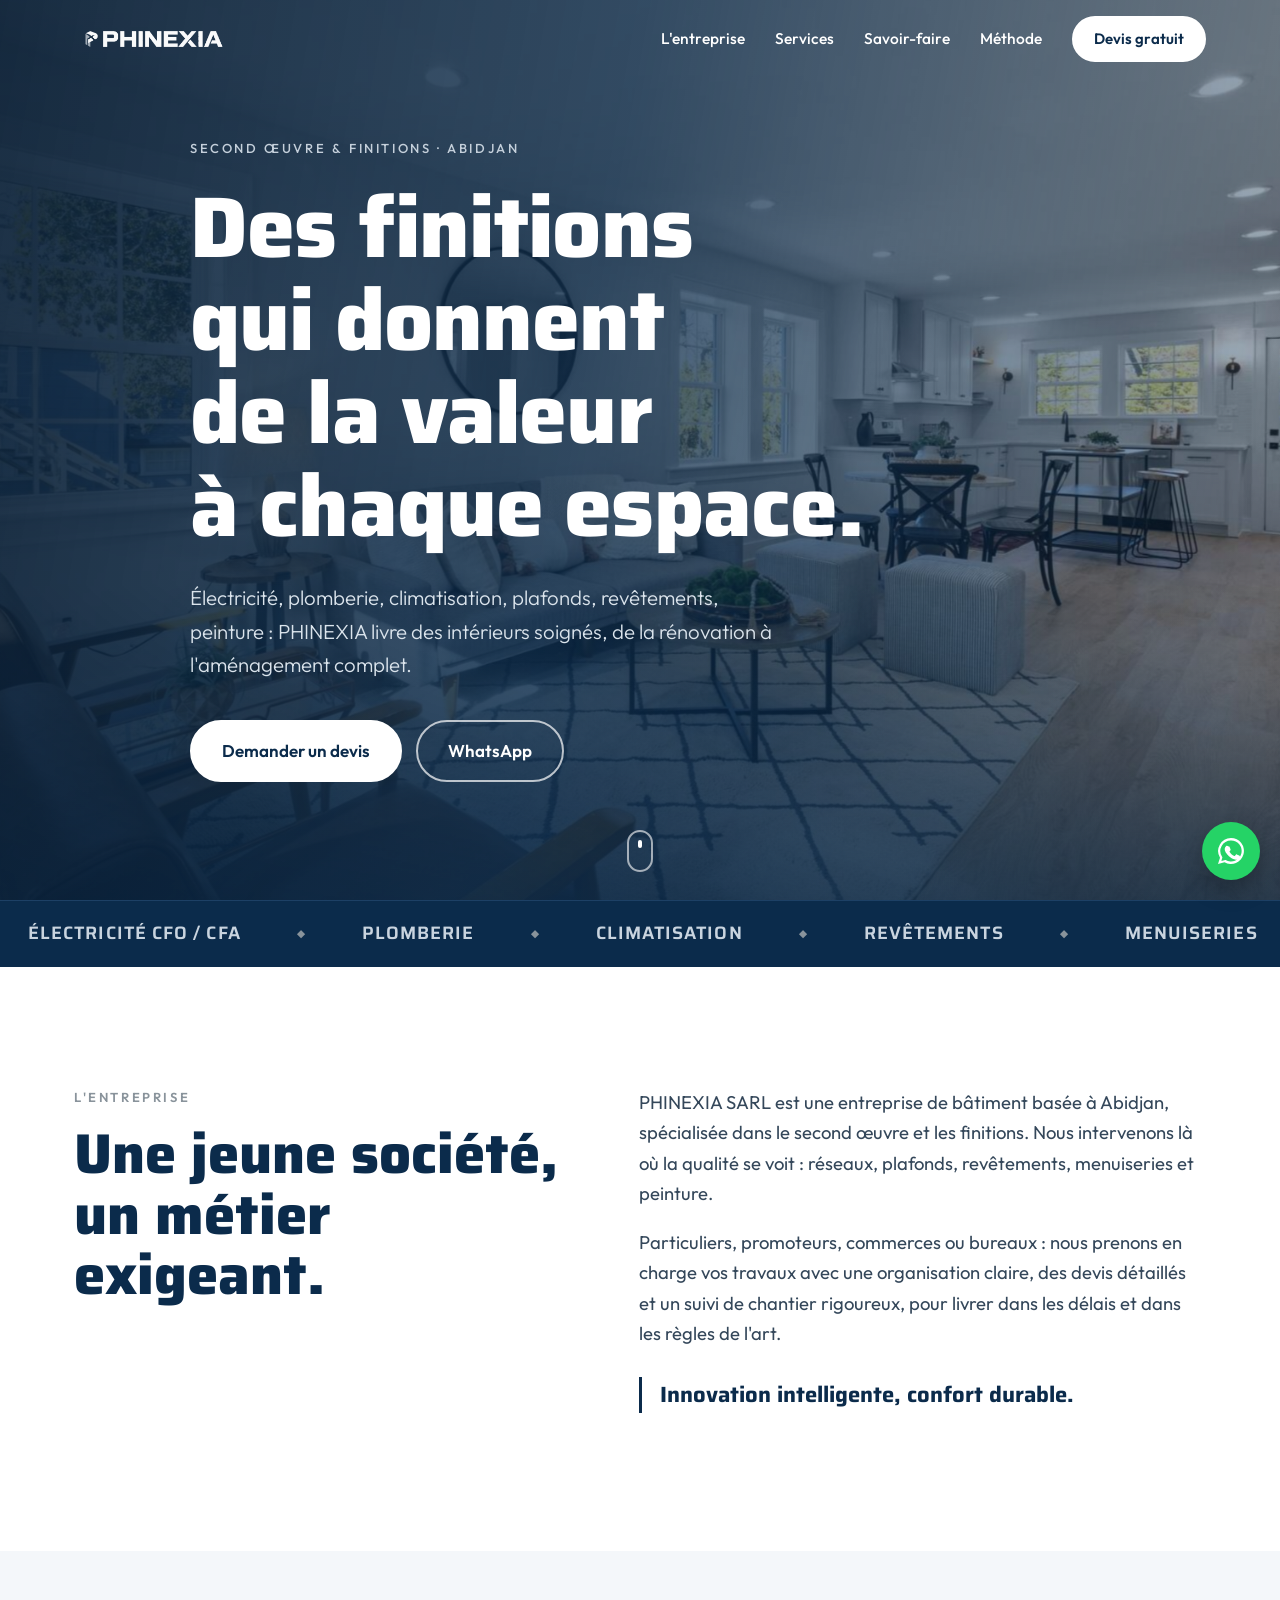
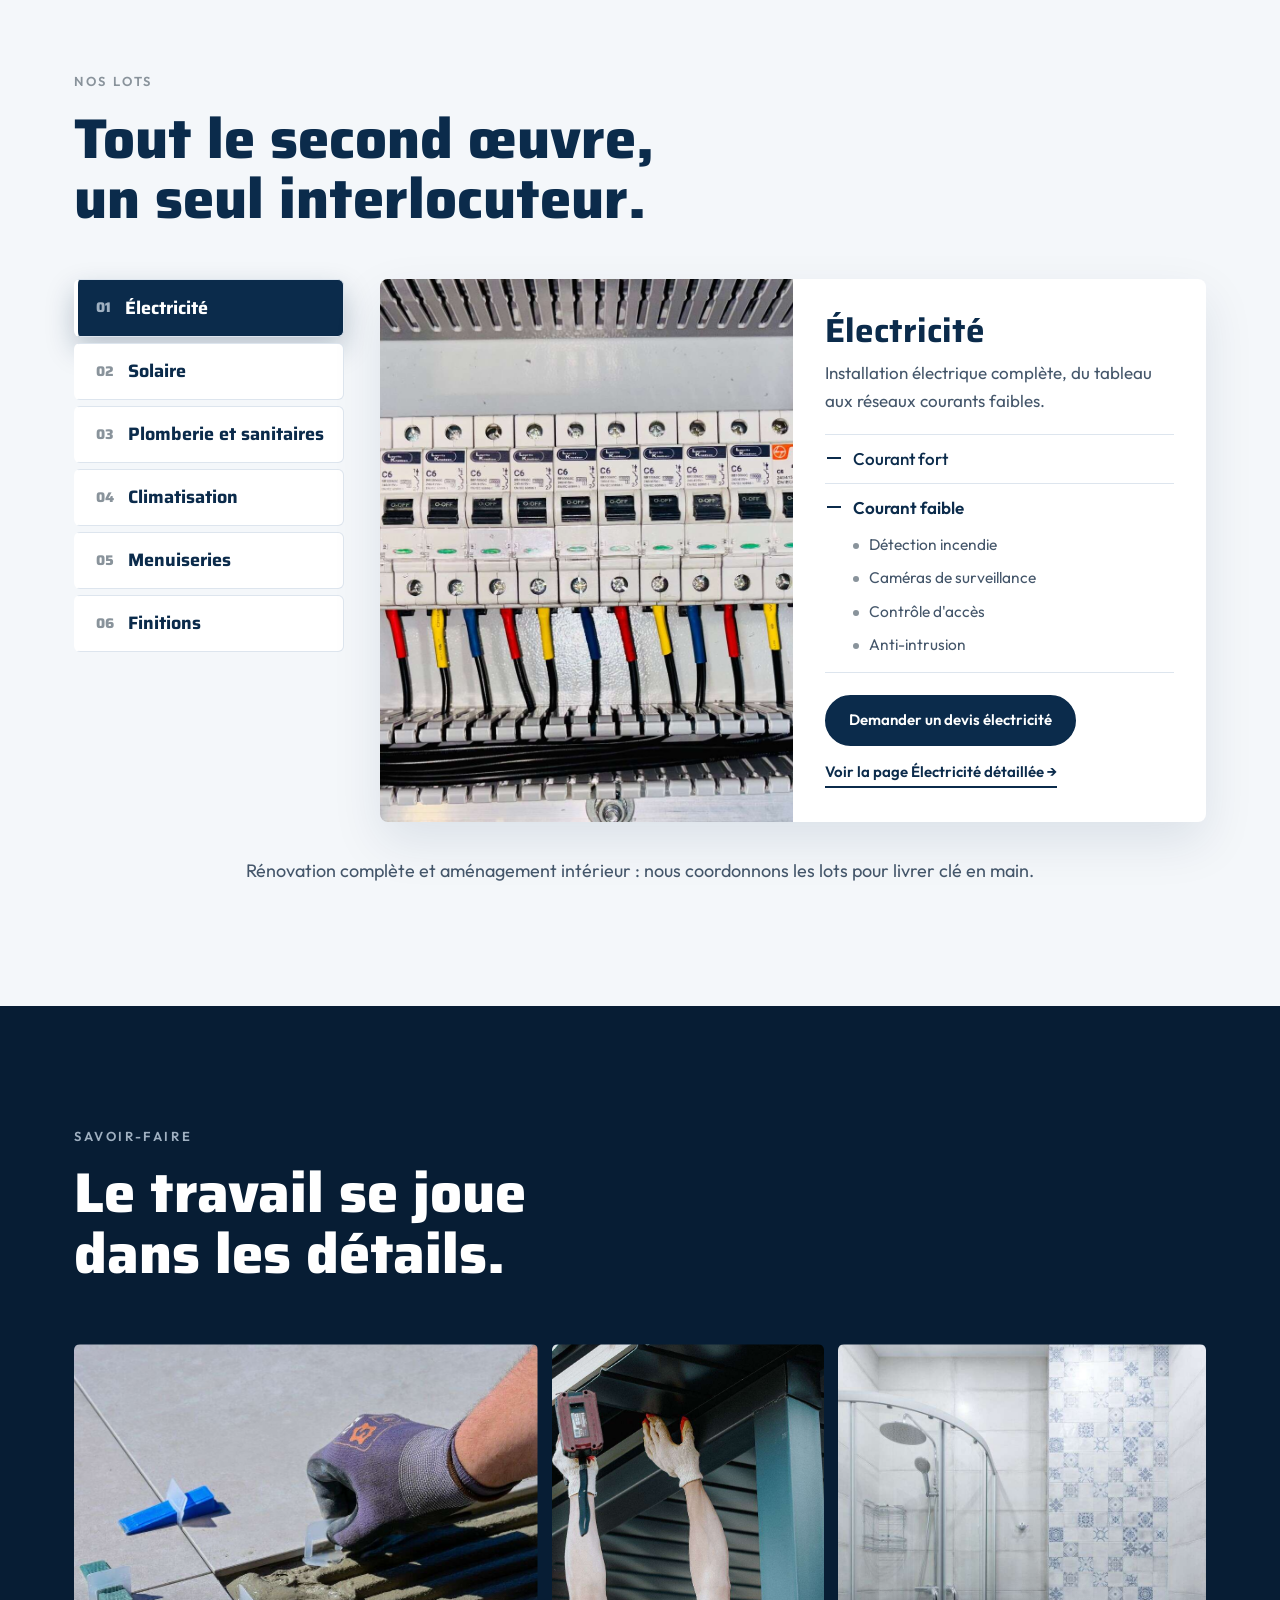
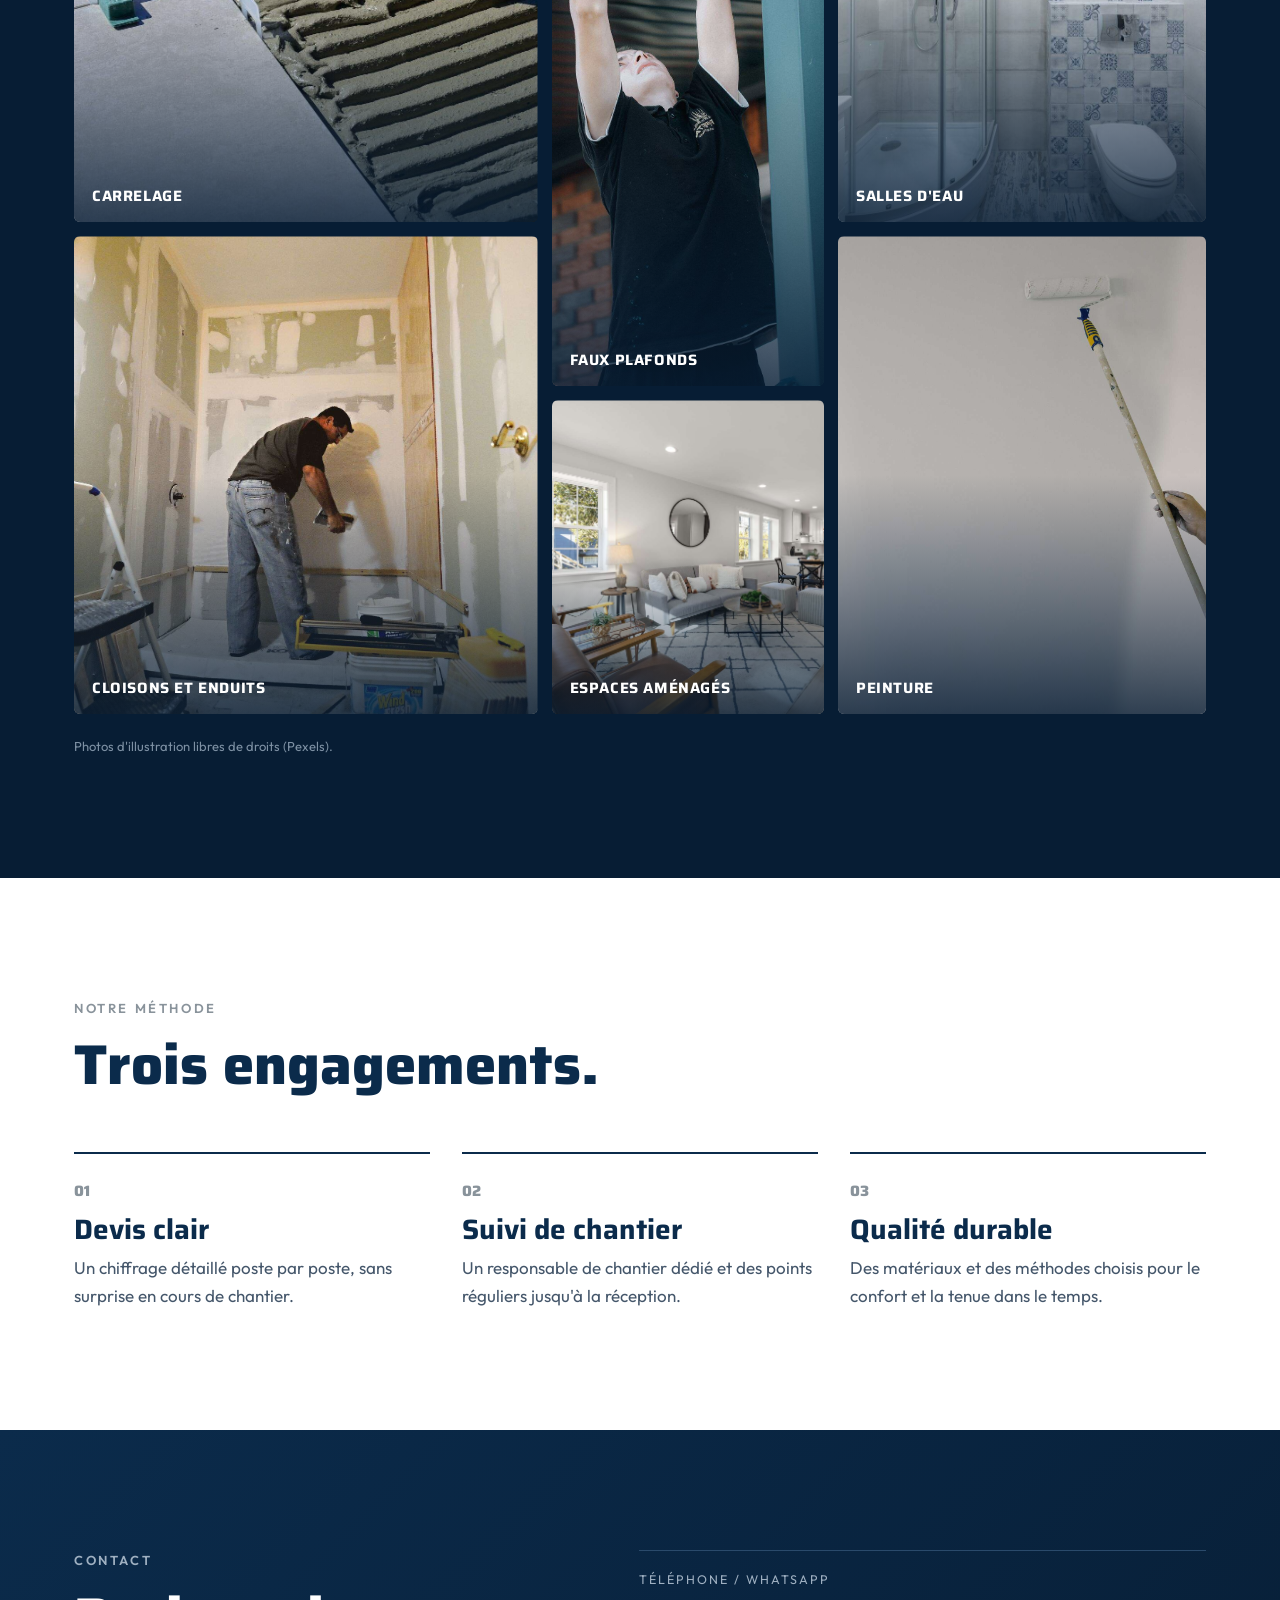
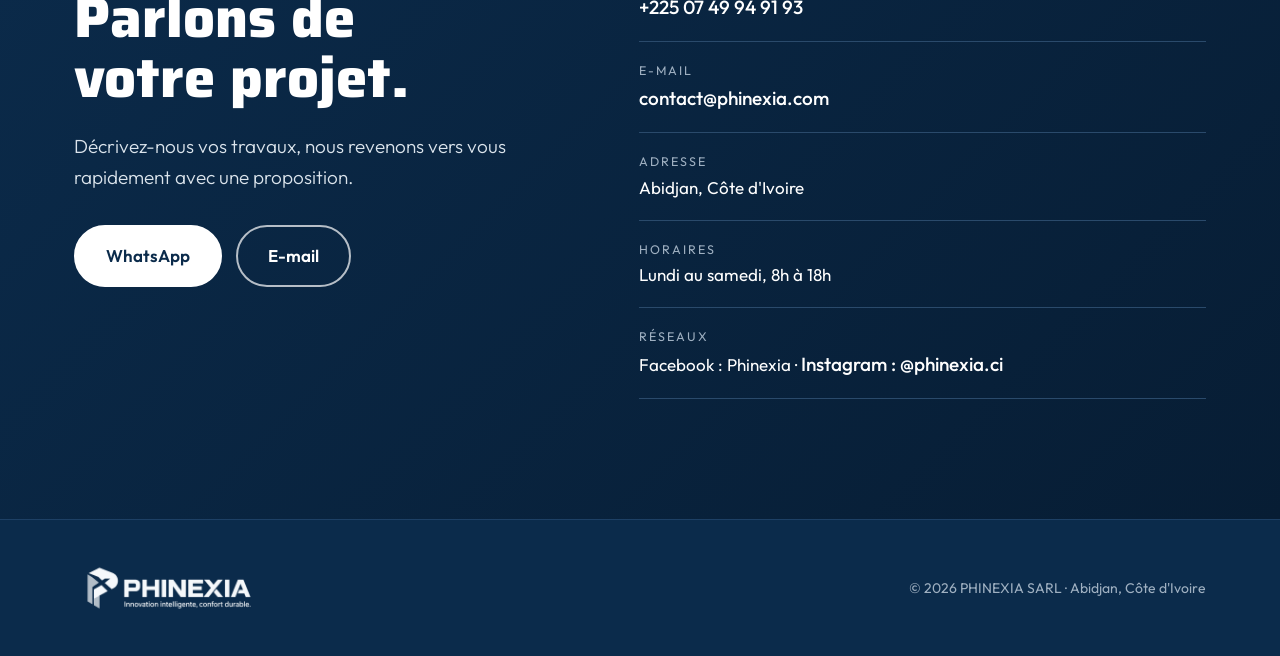
<file: index.html>
<!DOCTYPE html>
<html lang="fr">
<head>
<meta charset="utf-8">
<meta name="viewport" content="width=device-width, initial-scale=1">
<title>PHINEXIA | Second œuvre et finitions du bâtiment à Abidjan</title>
<meta name="description" content="PHINEXIA SARL, second œuvre et finitions à Abidjan : électricité, plomberie, climatisation, revêtements, menuiserie, faux plafonds, peinture, étanchéité, rénovation et aménagement intérieur.">
<meta name="theme-color" content="#0B2B4B">
<meta property="og:title" content="PHINEXIA | Second œuvre et finitions à Abidjan">
<meta property="og:description" content="Innovation intelligente, confort durable.">
<meta property="og:image" content="assets/salon.jpg">
<meta property="og:type" content="website">
<link rel="icon" href="favicon.png">
<link rel="preconnect" href="https://fonts.googleapis.com">
<link rel="preconnect" href="https://fonts.gstatic.com" crossorigin>
<link href="https://fonts.googleapis.com/css2?family=Outfit:wght@300;400;500;600&family=Saira:wght@600;700;800&display=swap" rel="stylesheet">
<link rel="stylesheet" href="style.css">
<link rel="stylesheet" href="page.css">
</head>
<body>
<div class="progress" id="progress"></div>
<header class="header" id="header">
  <div class="wrap nav">
    <a href="#top" class="brand"><img class="l-light" src="assets/logo-light.png" alt="PHINEXIA" width="160" height="39"><img class="l-dark" src="assets/logo-header.png" alt="" width="160" height="39"></a>
    <button class="burger" id="burger" aria-label="Menu" aria-expanded="false"><span></span><span></span></button>
    <nav id="menu">
      <a href="#about">L'entreprise</a><a href="#services">Services</a><a href="#realisations">Savoir-faire</a><a href="#method">Méthode</a>
      <a href="#contact" class="btn btn-sm">Devis gratuit</a>
    </nav>
  </div>
</header>

<main id="top">
<section class="hero">
  <div class="hero-bg" id="heroBg" style="background-image:url(assets/salon.jpg)"></div>
  <div class="hero-shade"></div>
  <div class="wrap hero-in">
    <p class="eyebrow rv">Second œuvre &amp; finitions · Abidjan</p>
    <h1 class="split" id="h1"><span>Des finitions</span> <span>qui donnent</span> <span>de la valeur</span> <span>à chaque espace.</span></h1>
    <p class="lead rv d3">Électricité, plomberie, climatisation, plafonds, revêtements, peinture : PHINEXIA livre des intérieurs soignés, de la rénovation à l'aménagement complet.</p>
    <div class="cta rv d4">
      <a class="btn btn-white" href="#contact">Demander un devis</a>
      <a class="btn btn-ghost" href="https://wa.me/2250749949193?text=Bonjour%20PHINEXIA%2C%20je%20souhaite%20un%20devis." target="_blank" rel="noopener">WhatsApp</a>
    </div>
  </div>
  <a href="#about" class="scroll" aria-label="Défiler"><span></span></a>
</section>

<div class="marquee" aria-hidden="true"><div class="track">
  <span>Électricité CFO / CFA</span><span>Plomberie</span><span>Climatisation</span><span>Revêtements</span><span>Menuiseries</span><span>Faux plafonds</span><span>Peinture</span><span>Étanchéité</span><span>Aménagement intérieur</span>
  <span>Électricité CFO / CFA</span><span>Plomberie</span><span>Climatisation</span><span>Revêtements</span><span>Menuiseries</span><span>Faux plafonds</span><span>Peinture</span><span>Étanchéité</span><span>Aménagement intérieur</span>
</div></div>

<section id="about" class="section">
  <div class="wrap two">
    <div class="rv">
      <p class="kicker">L'entreprise</p>
      <h2>Une jeune société,<br>un métier exigeant.</h2>
    </div>
    <div class="prose rv d2">
      <p>PHINEXIA SARL est une entreprise de bâtiment basée à Abidjan, spécialisée dans le second œuvre et les finitions. Nous intervenons là où la qualité se voit : réseaux, plafonds, revêtements, menuiseries et peinture.</p>
      <p>Particuliers, promoteurs, commerces ou bureaux : nous prenons en charge vos travaux avec une organisation claire, des devis détaillés et un suivi de chantier rigoureux, pour livrer dans les délais et dans les règles de l'art.</p>
      <p class="sig">Innovation intelligente, confort durable.</p>
    </div>
  </div>
</section>

<section id="services" class="services">
  <div class="wrap">
    <p class="kicker rv">Nos lots</p><h2 class="rv">Tout le second œuvre,<br>un seul interlocuteur.</h2>
    <div class="tabs rv d2">
      <div class="tablist" role="tablist" aria-label="Lots de travaux">
<button role="tab" id="tab-elec" aria-controls="p-elec" aria-selected="true" tabindex="0"><span class="tn">01</span><span class="tt">Électricité</span></button>
<button role="tab" id="tab-solaire" aria-controls="p-solaire" aria-selected="false" tabindex="-1"><span class="tn">02</span><span class="tt">Solaire</span></button>
<button role="tab" id="tab-plomb" aria-controls="p-plomb" aria-selected="false" tabindex="-1"><span class="tn">03</span><span class="tt">Plomberie et sanitaires</span></button>
<button role="tab" id="tab-clim" aria-controls="p-clim" aria-selected="false" tabindex="-1"><span class="tn">04</span><span class="tt">Climatisation</span></button>
<button role="tab" id="tab-menu" aria-controls="p-menu" aria-selected="false" tabindex="-1"><span class="tn">05</span><span class="tt">Menuiseries</span></button>
<button role="tab" id="tab-fin" aria-controls="p-fin" aria-selected="false" tabindex="-1"><span class="tn">06</span><span class="tt">Finitions</span></button>
      </div>
      <div class="panels">
<div role="tabpanel" id="p-elec" aria-labelledby="tab-elec" class="panel">
<div class="p-img"><img src="assets/tableau.jpg" alt="Tableau électrique ouvert" loading="lazy"></div>
<div class="p-txt"><h3>Électricité</h3><p>Installation électrique complète, du tableau aux réseaux courants faibles.</p><ul class="sub"><li>Courant fort</li><li class="grp"><strong>Courant faible</strong><ul><li>Détection incendie</li><li>Caméras de surveillance</li><li>Contrôle d'accès</li><li>Anti-intrusion</li></ul></li></ul><a class="btn btn-sm2" href="#contact">Demander un devis électricité</a><a class="lot-link" href="electricite.html">Voir la page Électricité détaillée →</a></div></div>
<div role="tabpanel" id="p-solaire" aria-labelledby="tab-solaire" class="panel" hidden>
<div class="p-img"><img src="assets/solaire2.jpg" alt="Technicien posant un panneau solaire" loading="lazy"></div>
<div class="p-txt"><h3>Solaire</h3><p>Produire votre propre énergie, avec une installation propre et sécurisée.</p><ul class="sub"><li>Panneaux photovoltaïques</li><li>Onduleurs et stockage</li><li>Raccordement et mise en service</li></ul><a class="btn btn-sm2" href="#contact">Demander un devis solaire</a><a class="lot-link" href="solaire.html">Voir la page Solaire détaillée →</a></div></div>
<div role="tabpanel" id="p-plomb" aria-labelledby="tab-plomb" class="panel" hidden>
<div class="p-img"><img src="assets/plumb.jpg" alt="Installation de tuyauterie" loading="lazy"></div>
<div class="p-txt"><h3>Plomberie et sanitaires</h3><p>Alimentation, évacuation et équipements sanitaires, posés dans les règles de l'art.</p><ul class="sub"><li>Alimentation en eau</li><li>Évacuations</li><li>Sanitaires et robinetterie</li><li>Production d'eau chaude</li></ul><a class="btn btn-sm2" href="#contact">Demander un devis plomberie et sanitaires</a><span class="lot-soon">Page détaillée en préparation</span></div></div>
<div role="tabpanel" id="p-clim" aria-labelledby="tab-clim" class="panel" hidden>
<div class="p-img"><img src="assets/clim.jpg" alt="Technicien de climatisation" loading="lazy"></div>
<div class="p-txt"><h3>Climatisation</h3><p>Le confort thermique toute l'année, avec un matériel adapté à chaque volume.</p><ul class="sub"><li>Splits et multi-splits</li><li>Installation et mise en service</li><li>Entretien</li></ul><a class="btn btn-sm2" href="#contact">Demander un devis climatisation</a><span class="lot-soon">Page détaillée en préparation</span></div></div>
<div role="tabpanel" id="p-menu" aria-labelledby="tab-menu" class="panel" hidden>
<div class="p-img"><img src="assets/menu.jpg" alt="Pose de charnière sur une porte" loading="lazy"></div>
<div class="p-txt"><h3>Menuiseries</h3><p>Portes, fenêtres et agencements, ajustés au millimètre.</p><ul class="sub"><li>Portes et huisseries</li><li>Fenêtres et baies</li><li>Placards et agencements</li></ul><a class="btn btn-sm2" href="#contact">Demander un devis menuiseries</a><span class="lot-soon">Page détaillée en préparation</span></div></div>
<div role="tabpanel" id="p-fin" aria-labelledby="tab-fin" class="panel" hidden>
<div class="p-img"><img src="assets/enduit.jpg" alt="Ouvrier appliquant un enduit" loading="lazy"></div>
<div class="p-txt"><h3>Finitions</h3><p>Le détail qui fait la différence à la livraison.</p><ul class="sub"><li>Peinture</li><li>Revêtements de sols et de murs</li><li>Carrelage</li><li>Faux plafonds</li><li>Étanchéité</li></ul><a class="btn btn-sm2" href="#contact">Demander un devis finitions</a><span class="lot-soon">Page détaillée en préparation</span></div></div>
      </div>
    </div>
    <p class="also rv">Rénovation complète et aménagement intérieur : nous coordonnons les lots pour livrer clé en main.</p>
  </div>
</section>

<section id="realisations" class="section dark">
  <div class="wrap">
    <p class="kicker light rv">Savoir-faire</p>
    <h2 class="rv">Le travail se joue<br>dans les détails.</h2>
    <div class="gallery">
      <figure class="g g1 rv-img"><img src="assets/tiles.jpg" alt="Pose de carrelage" loading="lazy"><figcaption>Carrelage</figcaption></figure>
      <figure class="g g2 rv-img"><img src="assets/ceiling.jpg" alt="Pose de faux plafond" loading="lazy"><figcaption>Faux plafonds</figcaption></figure>
      <figure class="g g3 rv-img"><img src="assets/bain.jpg" alt="Salle d'eau carrelée" loading="lazy"><figcaption>Salles d'eau</figcaption></figure>
      <figure class="g g4 rv-img"><img src="assets/drywall.jpg" alt="Cloisons et enduits" loading="lazy"><figcaption>Cloisons et enduits</figcaption></figure>
      <figure class="g g5 rv-img"><img src="assets/peinture.jpg" alt="Peinture et finitions" loading="lazy"><figcaption>Peinture</figcaption></figure>
      <figure class="g g6 rv-img"><img src="assets/salon.jpg" alt="Espace aménagé" loading="lazy" style="object-position:30% 50%"><figcaption>Espaces aménagés</figcaption></figure>
    </div>
    <p class="credit">Photos d'illustration libres de droits (Pexels).</p>
  </div>
</section>

<section id="method" class="section">
  <div class="wrap">
    <p class="kicker rv">Notre méthode</p>
    <h2 class="rv">Trois engagements.</h2>
    <div class="steps">
      <div class="step rv"><span>01</span><h3>Devis clair</h3><p>Un chiffrage détaillé poste par poste, sans surprise en cours de chantier.</p></div>
      <div class="step rv d2"><span>02</span><h3>Suivi de chantier</h3><p>Un responsable de chantier dédié et des points réguliers jusqu'à la réception.</p></div>
      <div class="step rv d3"><span>03</span><h3>Qualité durable</h3><p>Des matériaux et des méthodes choisis pour le confort et la tenue dans le temps.</p></div>
    </div>
  </div>
</section>

<section id="contact" class="section contact">
  <div class="wrap two">
    <div class="rv">
      <p class="kicker light">Contact</p>
      <h2>Parlons de<br>votre projet.</h2>
      <p class="lead2">Décrivez-nous vos travaux, nous revenons vers vous rapidement avec une proposition.</p>
      <div class="cta">
        <a class="btn btn-white" href="https://wa.me/2250749949193?text=Bonjour%20PHINEXIA%2C%20je%20souhaite%20un%20devis." target="_blank" rel="noopener">WhatsApp</a>
        <a class="btn btn-ghost" href="mailto:contact@phinexia.com">E-mail</a>
      </div>
    </div>
    <ul class="info rv d2">
      <li><span>Téléphone / WhatsApp</span><a href="tel:+2250749949193">+225 07 49 94 91 93</a></li>
      <li><span>E-mail</span><a href="mailto:contact@phinexia.com">contact@phinexia.com</a></li>
      <li><span>Adresse</span>Abidjan, Côte d'Ivoire</li>
      <li><span>Horaires</span>Lundi au samedi, 8h à 18h</li>
      <li><span>Réseaux</span>Facebook : Phinexia · <a href="https://www.instagram.com/phinexia.ci/" target="_blank" rel="noopener">Instagram : @phinexia.ci</a></li>
    </ul>
  </div>
</section>
</main>

<footer class="footer"><div class="wrap foot"><img src="assets/logo-footer.png" alt="PHINEXIA" width="200" height="71"><p>© <span id="y">2026</span> PHINEXIA SARL · Abidjan, Côte d'Ivoire</p></div></footer>

<a class="wa" href="https://wa.me/2250749949193?text=Bonjour%20PHINEXIA%2C%20je%20souhaite%20un%20devis." target="_blank" rel="noopener" aria-label="WhatsApp"><svg viewBox="0 0 32 32"><path fill="#fff" d="M16 3a13 13 0 0 0-11 19.7L3 29l6.5-1.7A13 13 0 1 0 16 3zm0 2.4a10.6 10.6 0 1 1-5.4 19.7l-.4-.2-3.8 1 1-3.7-.3-.4A10.6 10.6 0 0 1 16 5.4zm-4 5.3c-.3 0-.7.1-1 .5-.4.4-1.3 1.3-1.3 3.1s1.4 3.6 1.5 3.8c.2.2 2.600 4.100 6.400 5.600 3.200 1.200 3.800 1 4.500.9.700-.1 2.200-.9 2.500-1.800.3-.9.3-1.600.2-1.800-.1-.2-.3-.3-.7-.5l-2.300-1.100c-.3-.1-.6-.2-.8.200l-1 1.200c-.2.200-.4.200-.7.100-.4-.2-1.500-.6-2.800-1.700-1-.9-1.700-2-1.900-2.400-.2-.4 0-.5.200-.7l.5-.6.300-.5c.1-.2 0-.4 0-.5l-1-2.400c-.3-.6-.5-.5-.8-.5z"/></svg></a>

<script src="main.js"></script>
</body>
</html>
</file>
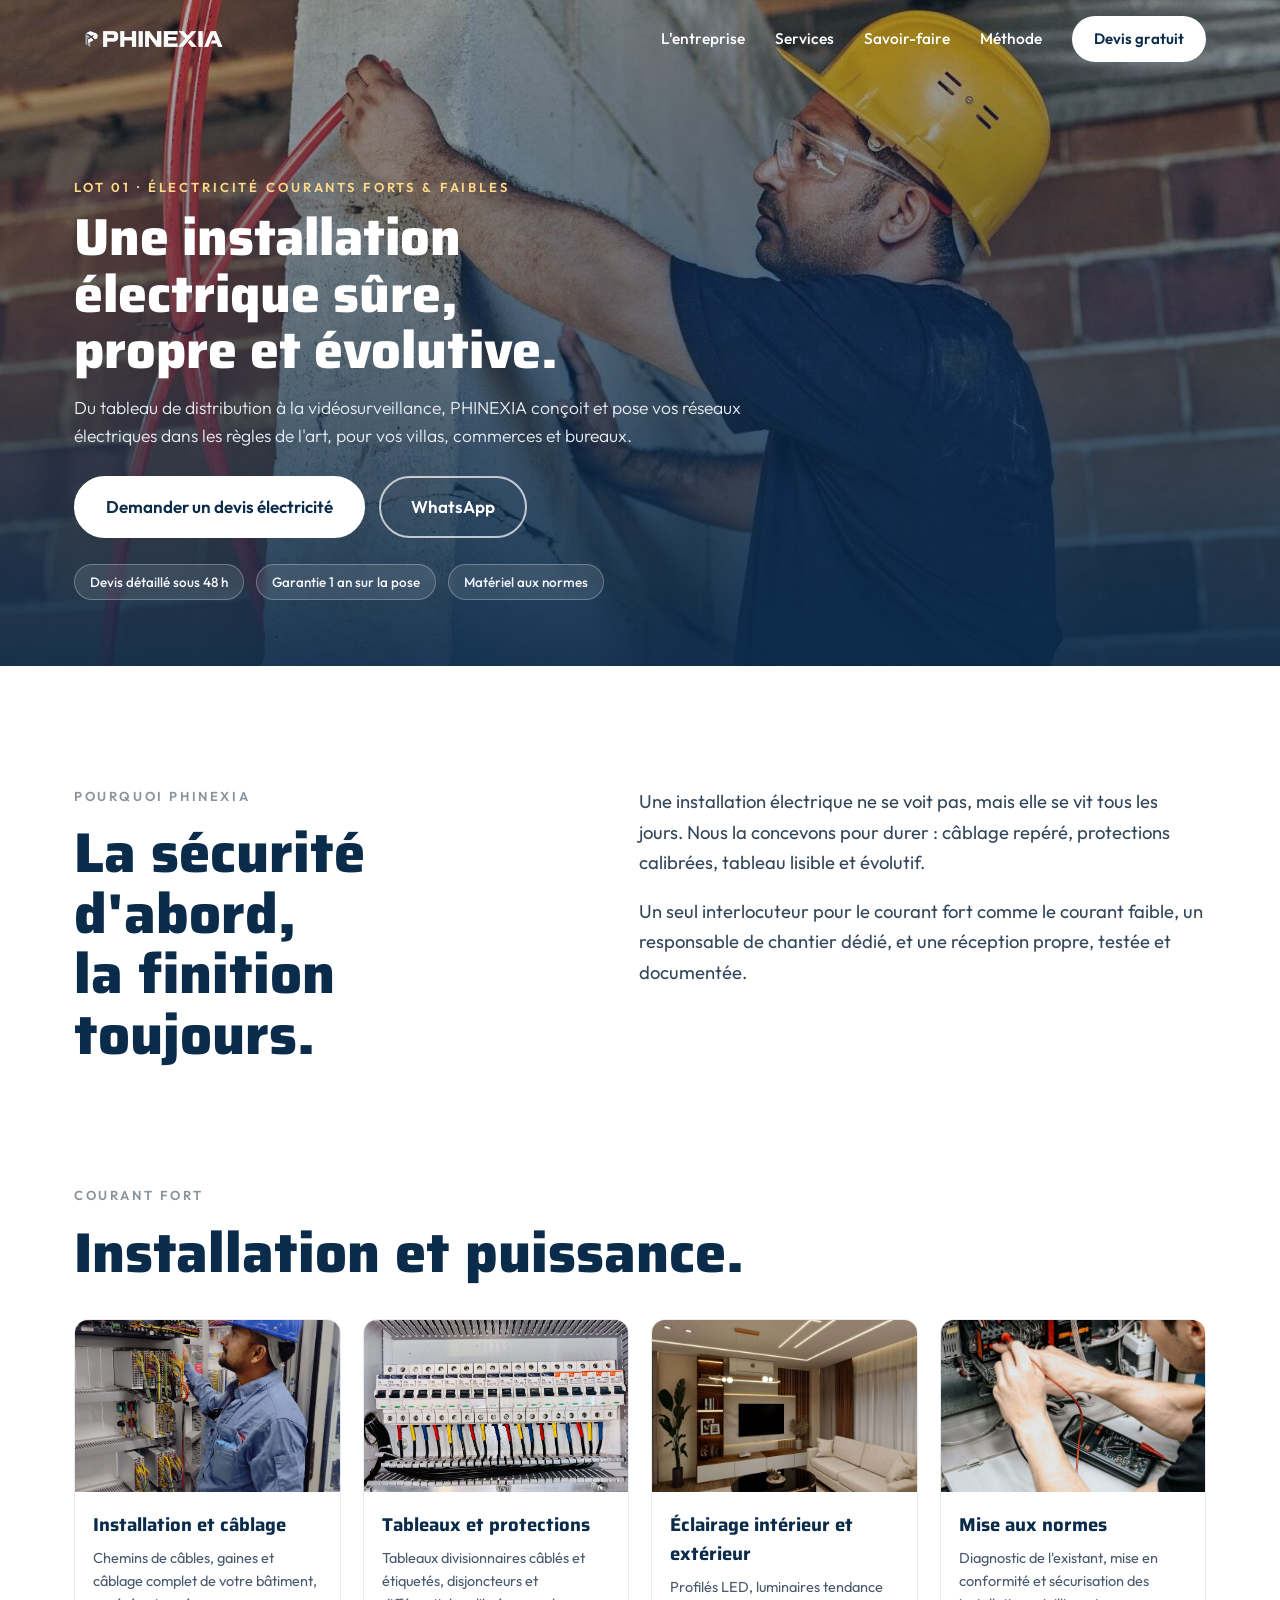
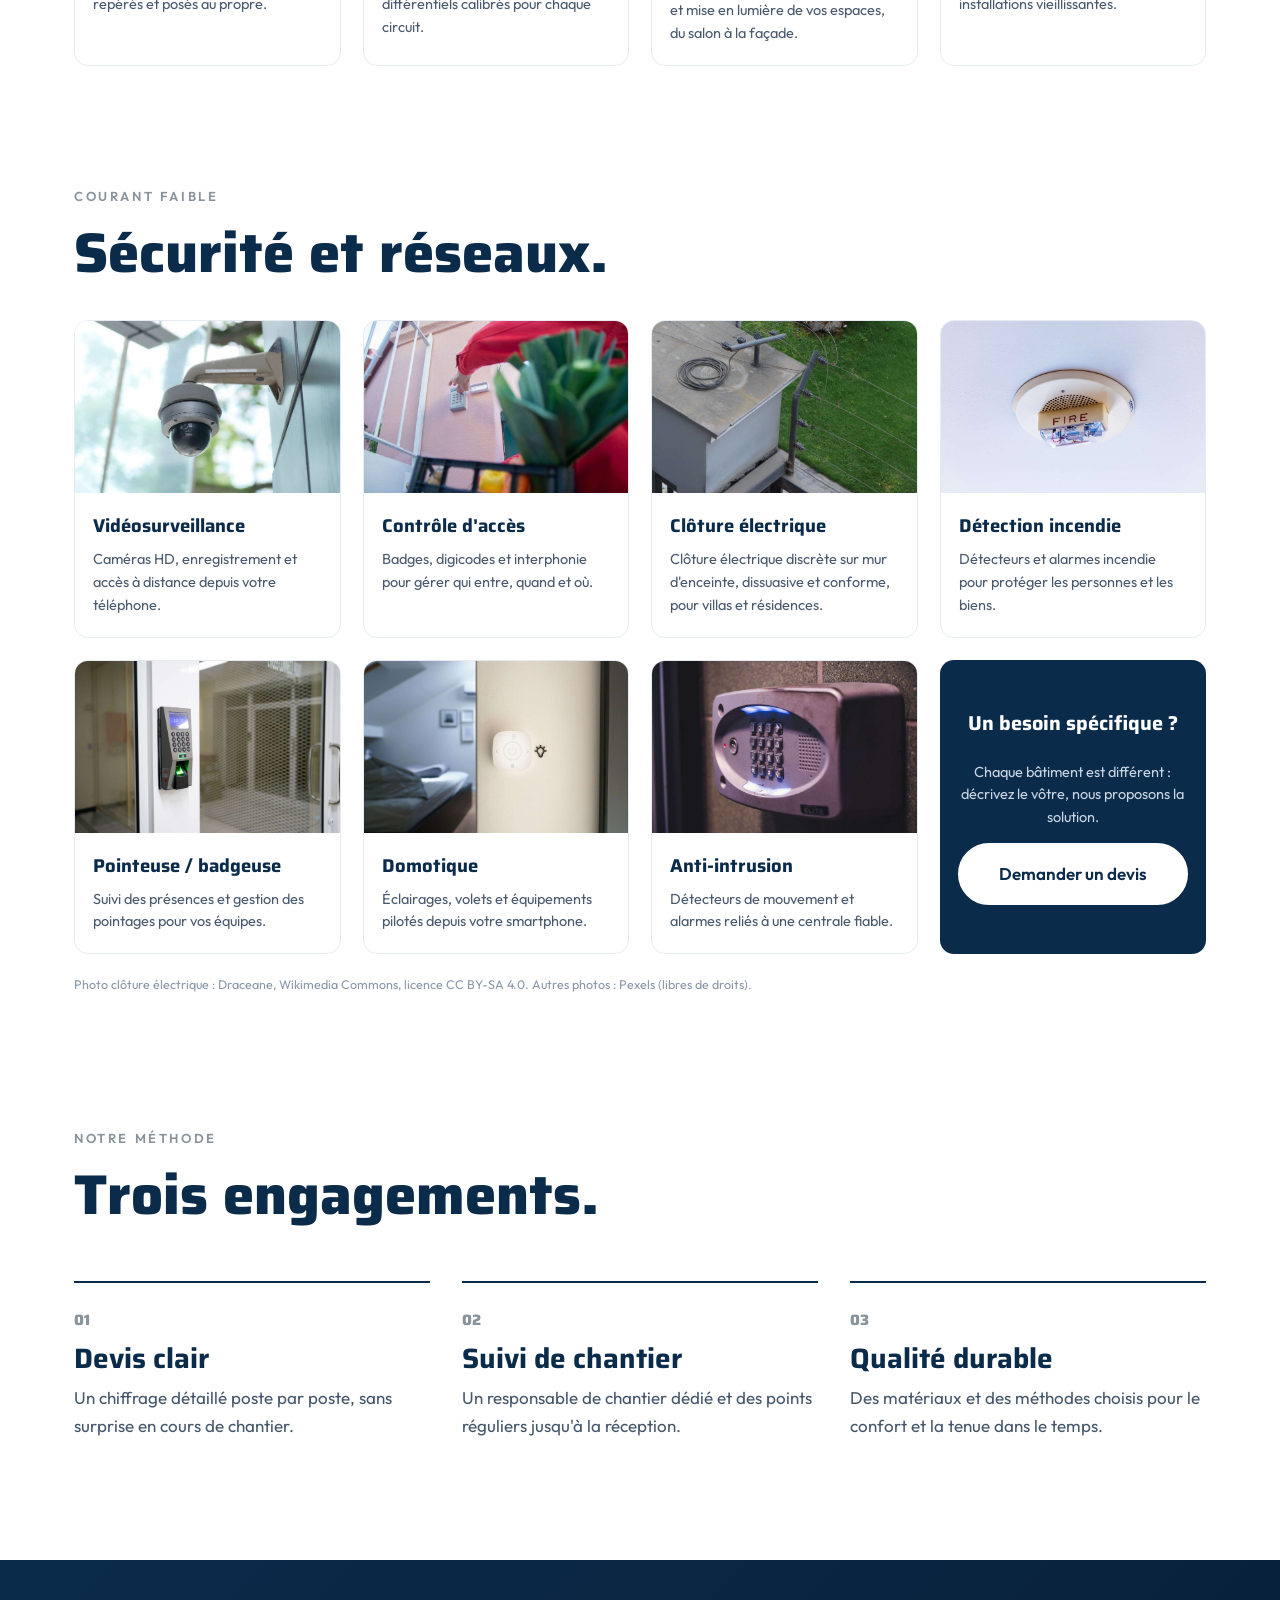
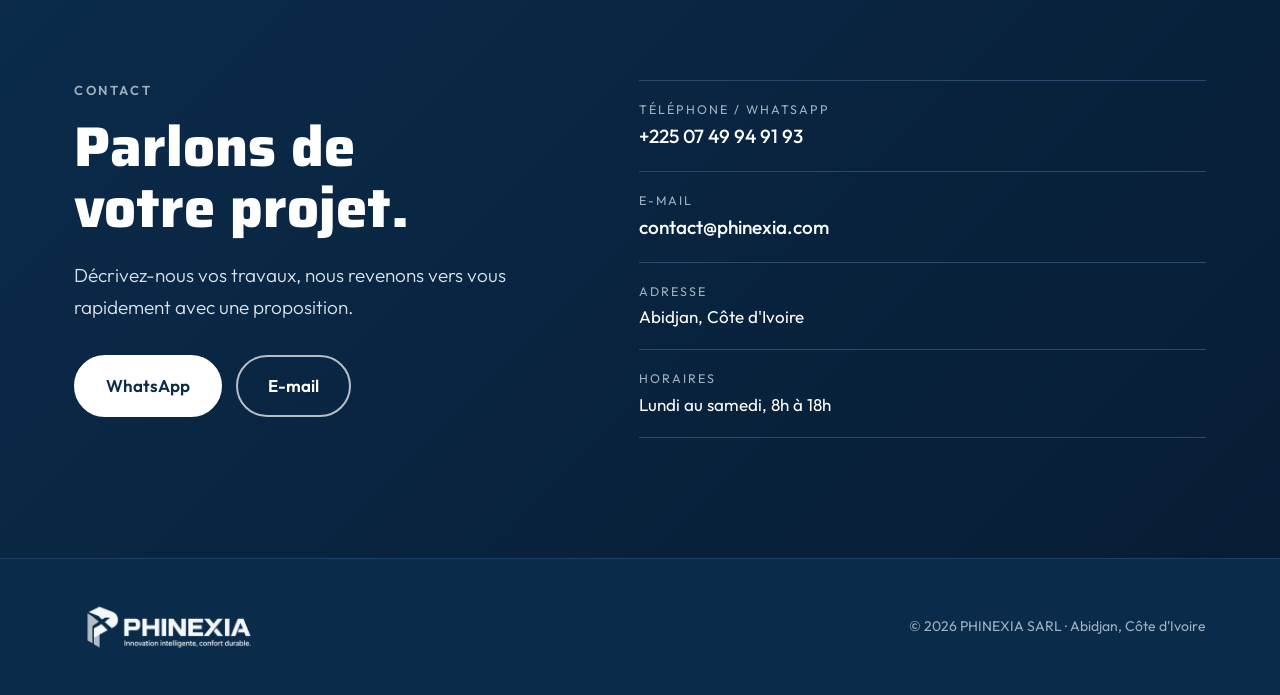
<file: electricite.html>
<!DOCTYPE html>
<html lang="fr">
<head>
<meta charset="utf-8">
<meta name="viewport" content="width=device-width, initial-scale=1">
<title>PHINEXIA | Électricité CFO / CFA à Abidjan</title>
<meta name="description" content="Électricité courant fort et courant faible à Abidjan : installation et câblage, tableaux et protections, éclairage, mise aux normes, vidéosurveillance, contrôle d'accès, domotique.">
<meta name="theme-color" content="#0B2B4B">
<link rel="icon" href="favicon.png">
<link rel="preconnect" href="https://fonts.googleapis.com">
<link rel="preconnect" href="https://fonts.gstatic.com" crossorigin>
<link href="https://fonts.googleapis.com/css2?family=Outfit:wght@300;400;500;600&family=Saira:wght@600;700;800&display=swap" rel="stylesheet">
<link rel="stylesheet" href="style.css">
<link rel="stylesheet" href="page.css">
</head>
<body>
<div class="progress" id="progress"></div>
<header class="header" id="header">
  <div class="wrap nav">
    <a href="index.html#top" class="brand"><img class="l-light" src="assets/logo-light.png" alt="PHINEXIA" width="160" height="39"><img class="l-dark" src="assets/logo-header.png" alt="" width="160" height="39"></a>
    <button class="burger" id="burger" aria-label="Menu" aria-expanded="false"><span></span><span></span></button>
    <nav id="menu">
      <a href="index.html#about">L'entreprise</a><a href="index.html#services">Services</a><a href="index.html#realisations">Savoir-faire</a><a href="index.html#method">Méthode</a>
      <a href="#contact" class="btn btn-sm">Devis gratuit</a>
    </nav>
  </div>
</header>

<main id="top">
<section class="m-hero">
  <div class="m-hero-bg" style="background-image:url(assets/elec-hero.jpg);background-position:center 30%"></div>
  <div class="m-hero-shade"></div>
  <div class="wrap">
    <p class="eyebrow rv">Lot 01 · Électricité courants forts &amp; faibles</p>
    <h1 class="rv d2">Une installation électrique sûre, propre et évolutive.</h1>
    <p class="lead rv d3">Du tableau de distribution à la vidéosurveillance, PHINEXIA conçoit et pose vos réseaux électriques dans les règles de l'art, pour vos villas, commerces et bureaux.</p>
    <div class="cta rv d4">
      <a class="btn btn-white" href="#contact">Demander un devis électricité</a>
      <a class="btn btn-ghost" href="https://wa.me/2250749949193?text=Bonjour%20PHINEXIA%2C%20je%20souhaite%20un%20devis%20%C3%A9lectricit%C3%A9." target="_blank" rel="noopener">WhatsApp</a>
    </div>
    <div class="trust rv d4">
      <span>Devis détaillé sous 48 h</span><span>Garantie 1 an sur la pose</span><span>Matériel aux normes</span>
    </div>
  </div>
</section>

<section class="section">
  <div class="wrap two">
    <div class="rv">
      <p class="kicker">Pourquoi PHINEXIA</p>
      <h2>La sécurité d'abord,<br>la finition toujours.</h2>
    </div>
    <div class="prose rv d2">
      <p>Une installation électrique ne se voit pas, mais elle se vit tous les jours. Nous la concevons pour durer : câblage repéré, protections calibrées, tableau lisible et évolutif.</p>
      <p>Un seul interlocuteur pour le courant fort comme le courant faible, un responsable de chantier dédié, et une réception propre, testée et documentée.</p>
    </div>
  </div>
</section>

<section class="section" style="padding-top:0">
  <div class="wrap">
    <p class="kicker rv">Courant fort</p>
    <h2 class="rv">Installation et puissance.</h2>
    <div class="svc-grid">
      <article class="svc rv"><img class="svc-img" src="assets/cfo-cablage.jpg" alt="Électricien PHINEXIA câblant un tableau" loading="lazy"><div class="svc-b"><h3>Installation et câblage</h3><p>Chemins de câbles, gaines et câblage complet de votre bâtiment, repérés et posés au propre.</p></div></article>
      <article class="svc rv"><img class="svc-img" src="assets/tableau.jpg" alt="Tableau divisionnaire câblé et étiqueté" loading="lazy"><div class="svc-b"><h3>Tableaux et protections</h3><p>Tableaux divisionnaires câblés et étiquetés, disjoncteurs et différentiels calibrés pour chaque circuit.</p></div></article>
      <article class="svc rv"><img class="svc-img" src="assets/cfo-eclairage.jpg" alt="Salon moderne avec profilés LED et luminaires" loading="lazy"><div class="svc-b"><h3>Éclairage intérieur et extérieur</h3><p>Profilés LED, luminaires tendance et mise en lumière de vos espaces, du salon à la façade.</p></div></article>
      <article class="svc rv"><img class="svc-img" src="assets/cfo-normes.jpg" alt="Contrôle et mise aux normes d'une installation" loading="lazy"><div class="svc-b"><h3>Mise aux normes</h3><p>Diagnostic de l'existant, mise en conformité et sécurisation des installations vieillissantes.</p></div></article>
    </div>
  </div>
</section>

<section class="section" style="padding-top:0">
  <div class="wrap">
    <p class="kicker rv">Courant faible</p>
    <h2 class="rv">Sécurité et réseaux.</h2>
    <div class="svc-grid">
      <article class="svc rv"><img class="svc-img" src="assets/cfa-videosurv.jpg" alt="Caméra de vidéosurveillance moderne" loading="lazy"><div class="svc-b"><h3>Vidéosurveillance</h3><p>Caméras HD, enregistrement et accès à distance depuis votre téléphone.</p></div></article>
      <article class="svc rv"><img class="svc-img" src="assets/cfa-acces.jpg" alt="Contrôle d'accès par badge" loading="lazy"><div class="svc-b"><h3>Contrôle d'accès</h3><p>Badges, digicodes et interphonie pour gérer qui entre, quand et où.</p></div></article>
      <article class="svc rv"><img class="svc-img" src="assets/cfa-cloture.jpg" alt="Clôture électrique discrète sur mur d'enceinte" loading="lazy"><div class="svc-b"><h3>Clôture électrique</h3><p>Clôture électrique discrète sur mur d'enceinte, dissuasive et conforme, pour villas et résidences.</p></div></article>
      <article class="svc rv"><img class="svc-img" src="assets/cfa-incendie.jpg" alt="Détecteur d'incendie" loading="lazy"><div class="svc-b"><h3>Détection incendie</h3><p>Détecteurs et alarmes incendie pour protéger les personnes et les biens.</p></div></article>
      <article class="svc rv"><img class="svc-img" src="assets/cfa-pointeuse.jpg" alt="Pointeuse badgeuse en entreprise" loading="lazy"><div class="svc-b"><h3>Pointeuse / badgeuse</h3><p>Suivi des présences et gestion des pointages pour vos équipes.</p></div></article>
      <article class="svc rv"><img class="svc-img" src="assets/cfa-domotique.jpg" alt="Domotique et maison connectée" loading="lazy"><div class="svc-b"><h3>Domotique</h3><p>Éclairages, volets et équipements pilotés depuis votre smartphone.</p></div></article>
      <article class="svc rv"><img class="svc-img" src="assets/cfa-intrusion.jpg" alt="Système anti-intrusion" loading="lazy"><div class="svc-b"><h3>Anti-intrusion</h3><p>Détecteurs de mouvement et alarmes reliés à une centrale fiable.</p></div></article>
      <article class="svc svc-cta rv"><div class="svc-b"><h3>Un besoin spécifique ?</h3><p>Chaque bâtiment est différent : décrivez le vôtre, nous proposons la solution.</p><a class="btn btn-white" href="#contact">Demander un devis</a></div></article>
    </div>
    <p class="credit-small">Photo clôture électrique : Draceane, Wikimedia Commons, licence CC BY-SA 4.0. Autres photos : Pexels (libres de droits).</p>
  </div>
</section>

<section class="section" style="padding-top:0">
  <div class="wrap">
    <p class="kicker rv">Notre méthode</p>
    <h2 class="rv">Trois engagements.</h2>
    <div class="steps">
      <div class="step rv"><span>01</span><h3>Devis clair</h3><p>Un chiffrage détaillé poste par poste, sans surprise en cours de chantier.</p></div>
      <div class="step rv d2"><span>02</span><h3>Suivi de chantier</h3><p>Un responsable de chantier dédié et des points réguliers jusqu'à la réception.</p></div>
      <div class="step rv d3"><span>03</span><h3>Qualité durable</h3><p>Des matériaux et des méthodes choisis pour le confort et la tenue dans le temps.</p></div>
    </div>
  </div>
</section>

<section id="contact" class="section contact">
  <div class="wrap two">
    <div class="rv">
      <p class="kicker light">Contact</p>
      <h2>Parlons de<br>votre projet.</h2>
      <p class="lead2">Décrivez-nous vos travaux, nous revenons vers vous rapidement avec une proposition.</p>
      <div class="cta">
        <a class="btn btn-white" href="https://wa.me/2250749949193?text=Bonjour%20PHINEXIA%2C%20je%20souhaite%20un%20devis%20%C3%A9lectricit%C3%A9." target="_blank" rel="noopener">WhatsApp</a>
        <a class="btn btn-ghost" href="mailto:contact@phinexia.com">E-mail</a>
      </div>
    </div>
    <ul class="info rv d2">
      <li><span>Téléphone / WhatsApp</span><a href="tel:+2250749949193">+225 07 49 94 91 93</a></li>
      <li><span>E-mail</span><a href="mailto:contact@phinexia.com">contact@phinexia.com</a></li>
      <li><span>Adresse</span>Abidjan, Côte d'Ivoire</li>
      <li><span>Horaires</span>Lundi au samedi, 8h à 18h</li>
    </ul>
  </div>
</section>
</main>

<footer class="footer"><div class="wrap foot"><img src="assets/logo-footer.png" alt="PHINEXIA" width="200" height="71"><p>© <span id="y">2026</span> PHINEXIA SARL · Abidjan, Côte d'Ivoire</p></div></footer>

<script src="main.js"></script>
</body>
</html>
</file>
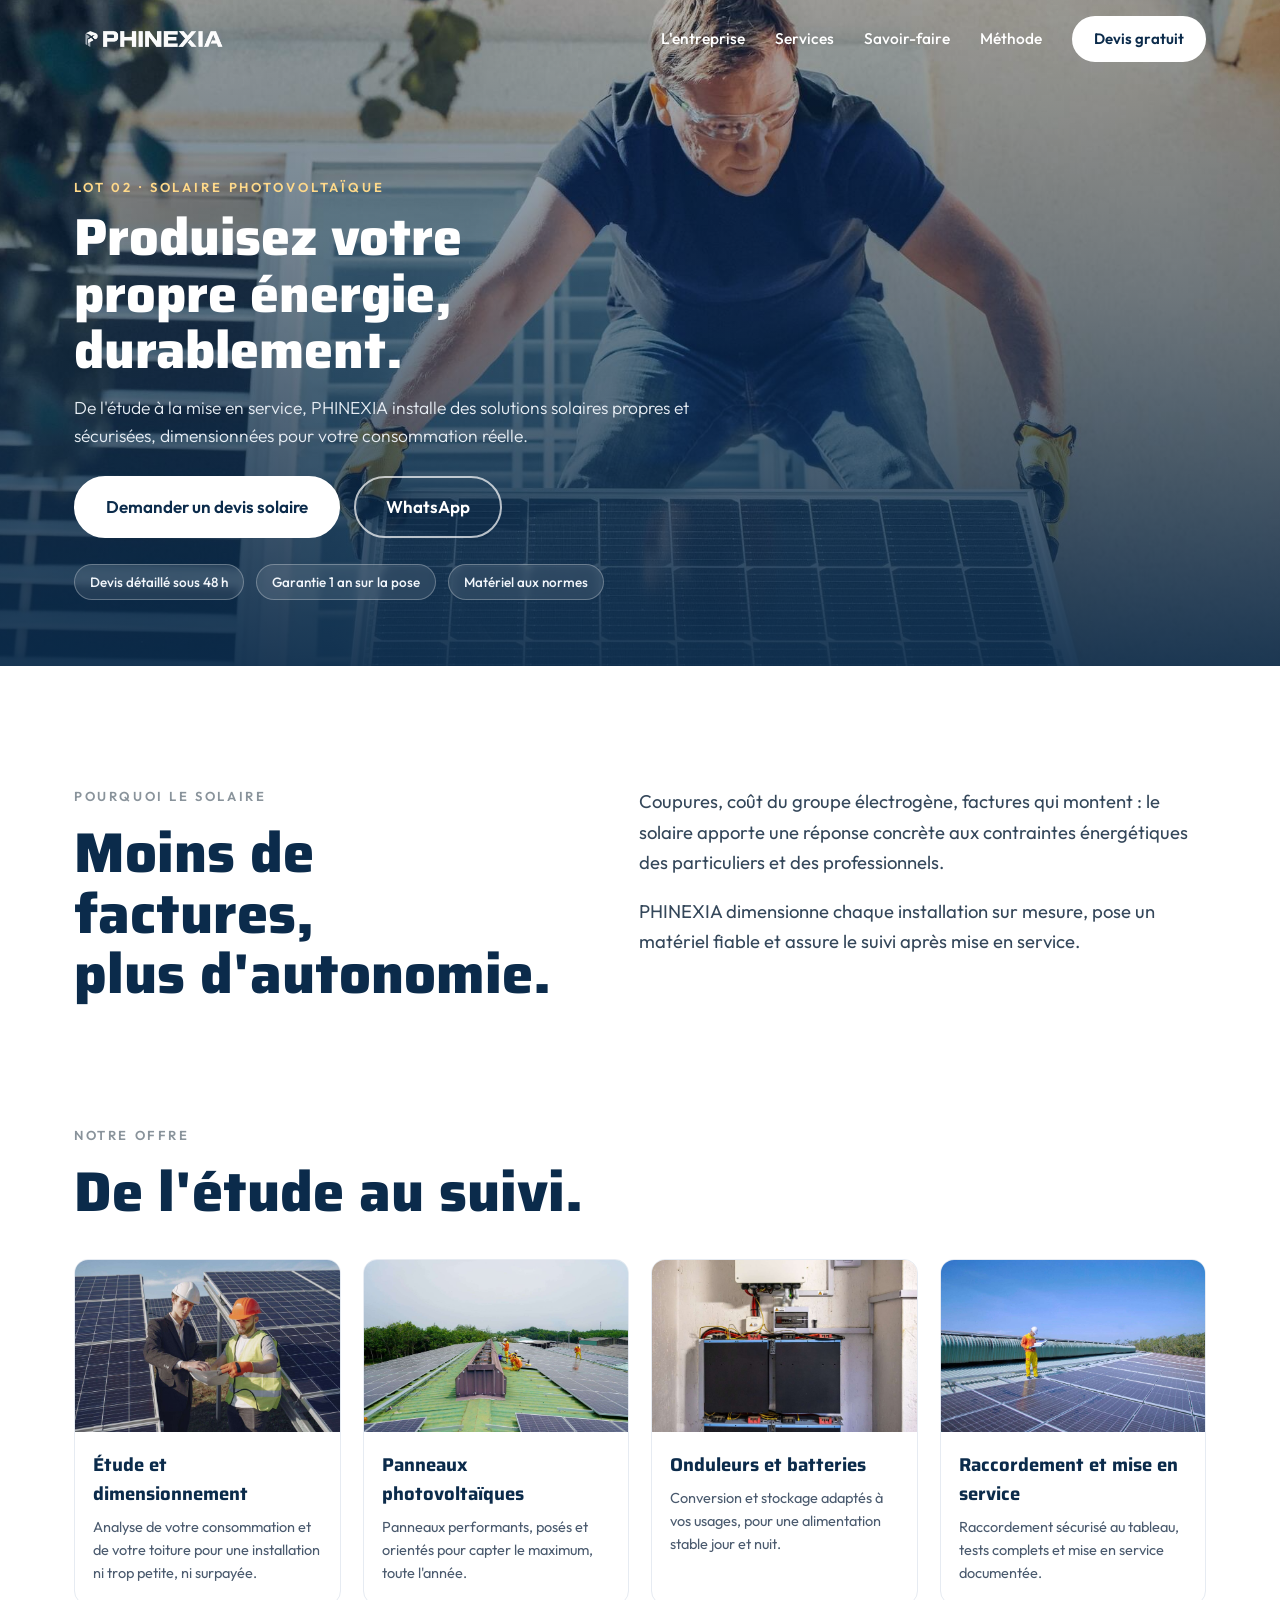
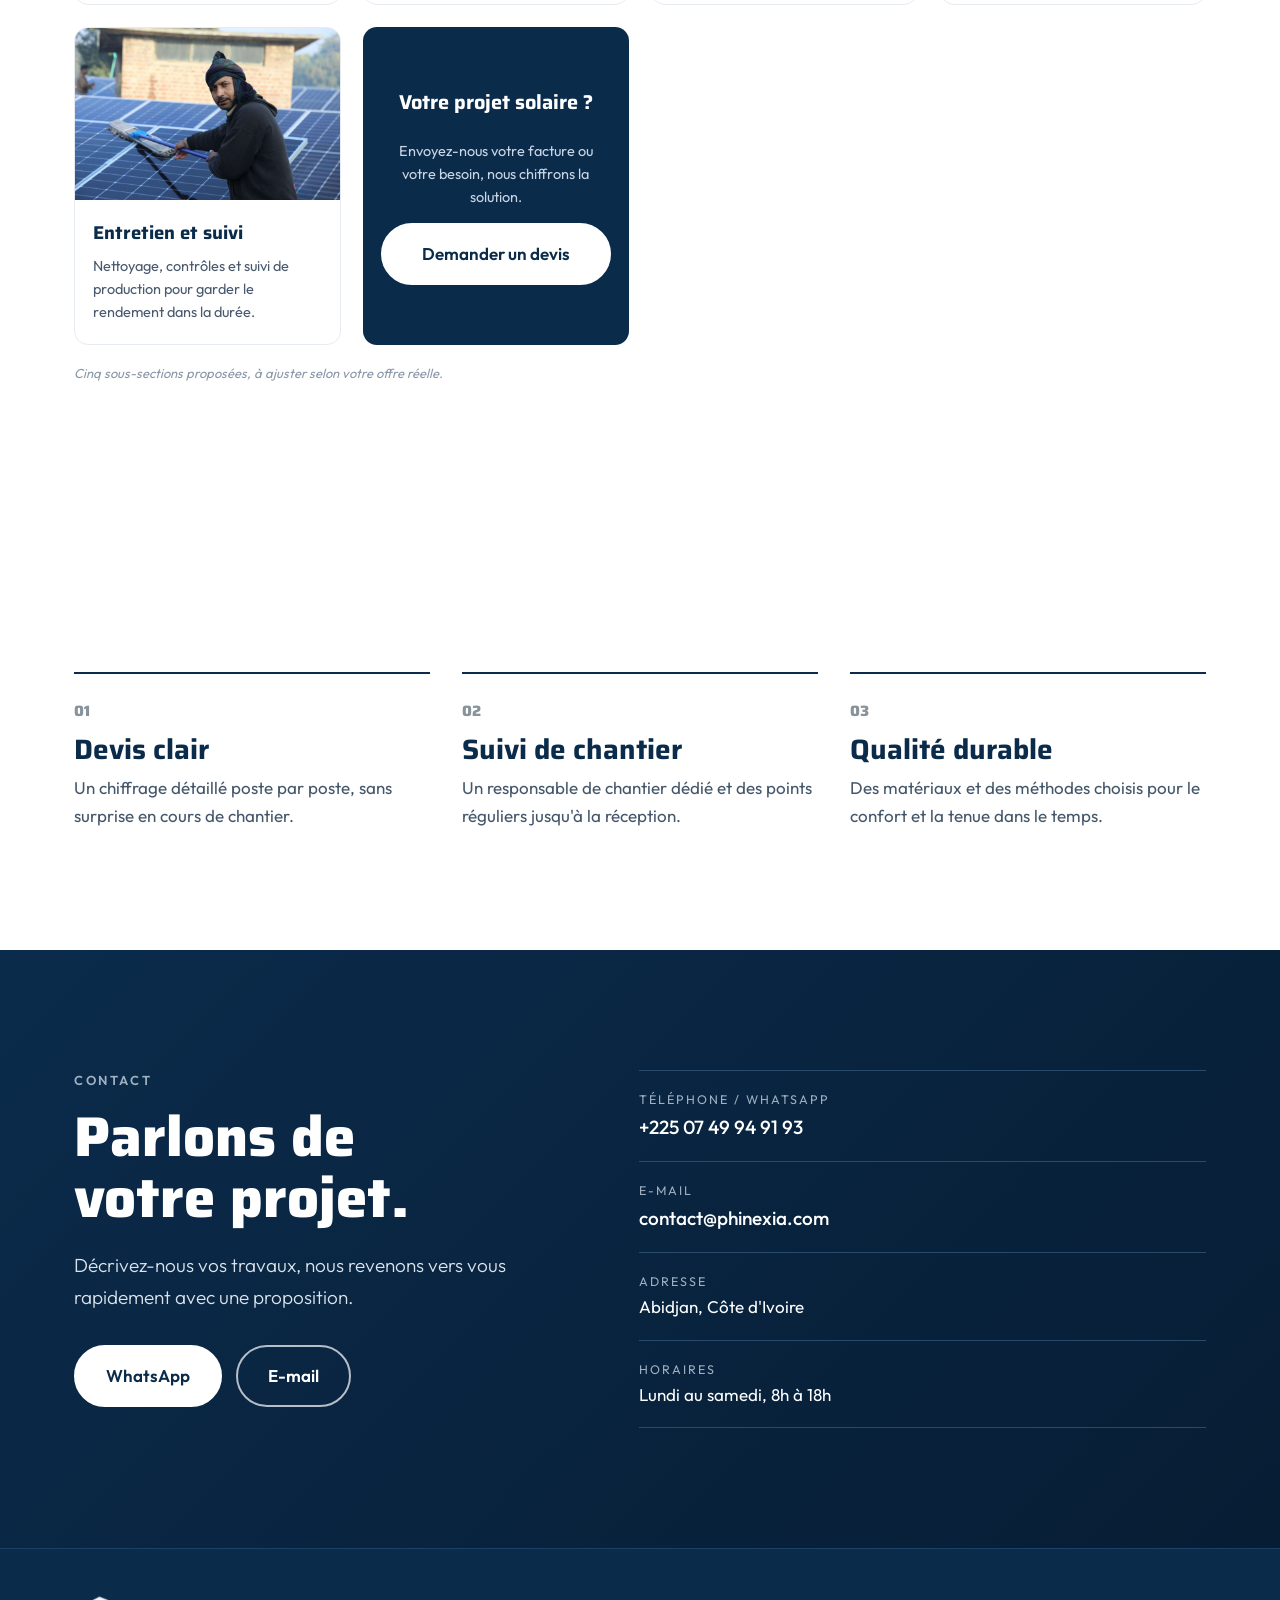
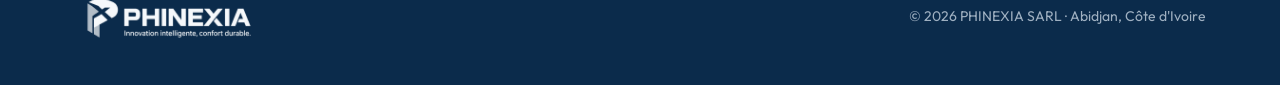
<file: solaire.html>
<!DOCTYPE html>
<html lang="fr">
<head>
<meta charset="utf-8">
<meta name="viewport" content="width=device-width, initial-scale=1">
<title>PHINEXIA | Solaire photovoltaïque à Abidjan</title>
<meta name="description" content="Installation solaire photovoltaïque à Abidjan : étude et dimensionnement, panneaux, onduleurs et batteries, raccordement et mise en service, entretien et suivi.">
<meta name="theme-color" content="#0B2B4B">
<link rel="icon" href="favicon.png">
<link rel="preconnect" href="https://fonts.googleapis.com">
<link rel="preconnect" href="https://fonts.gstatic.com" crossorigin>
<link href="https://fonts.googleapis.com/css2?family=Outfit:wght@300;400;500;600&family=Saira:wght@600;700;800&display=swap" rel="stylesheet">
<link rel="stylesheet" href="style.css">
<link rel="stylesheet" href="page.css">
</head>
<body>
<div class="progress" id="progress"></div>
<header class="header" id="header">
  <div class="wrap nav">
    <a href="index.html#top" class="brand"><img class="l-light" src="assets/logo-light.png" alt="PHINEXIA" width="160" height="39"><img class="l-dark" src="assets/logo-header.png" alt="" width="160" height="39"></a>
    <button class="burger" id="burger" aria-label="Menu" aria-expanded="false"><span></span><span></span></button>
    <nav id="menu">
      <a href="index.html#about">L'entreprise</a><a href="index.html#services">Services</a><a href="index.html#realisations">Savoir-faire</a><a href="index.html#method">Méthode</a>
      <a href="#contact" class="btn btn-sm">Devis gratuit</a>
    </nav>
  </div>
</header>

<main id="top">
<section class="m-hero">
  <div class="m-hero-bg" style="background-image:url(assets/sol-hero.jpg);background-position:center 32%"></div>
  <div class="m-hero-shade"></div>
  <div class="wrap">
    <p class="eyebrow rv">Lot 02 · Solaire photovoltaïque</p>
    <h1 class="rv d2">Produisez votre propre énergie, durablement.</h1>
    <p class="lead rv d3">De l'étude à la mise en service, PHINEXIA installe des solutions solaires propres et sécurisées, dimensionnées pour votre consommation réelle.</p>
    <div class="cta rv d4">
      <a class="btn btn-white" href="#contact">Demander un devis solaire</a>
      <a class="btn btn-ghost" href="https://wa.me/2250749949193?text=Bonjour%20PHINEXIA%2C%20je%20souhaite%20un%20devis%20solaire." target="_blank" rel="noopener">WhatsApp</a>
    </div>
    <div class="trust rv d4">
      <span>Devis détaillé sous 48 h</span><span>Garantie 1 an sur la pose</span><span>Matériel aux normes</span>
    </div>
  </div>
</section>

<section class="section">
  <div class="wrap two">
    <div class="rv">
      <p class="kicker">Pourquoi le solaire</p>
      <h2>Moins de factures,<br>plus d'autonomie.</h2>
    </div>
    <div class="prose rv d2">
      <p>Coupures, coût du groupe électrogène, factures qui montent : le solaire apporte une réponse concrète aux contraintes énergétiques des particuliers et des professionnels.</p>
      <p>PHINEXIA dimensionne chaque installation sur mesure, pose un matériel fiable et assure le suivi après mise en service.</p>
    </div>
  </div>
</section>

<section class="section" style="padding-top:0">
  <div class="wrap">
    <p class="kicker rv">Notre offre</p>
    <h2 class="rv">De l'étude au suivi.</h2>
    <div class="svc-grid">
      <article class="svc rv"><img class="svc-img" src="assets/sol-etude.jpg" alt="Étude et dimensionnement d'une installation solaire" loading="lazy"><div class="svc-b"><h3>Étude et dimensionnement</h3><p>Analyse de votre consommation et de votre toiture pour une installation ni trop petite, ni surpayée.</p></div></article>
      <article class="svc rv"><img class="svc-img" src="assets/sol-panneaux.jpg" alt="Panneaux photovoltaïques" loading="lazy"><div class="svc-b"><h3>Panneaux photovoltaïques</h3><p>Panneaux performants, posés et orientés pour capter le maximum, toute l'année.</p></div></article>
      <article class="svc rv"><img class="svc-img" src="assets/sol-onduleur.jpg" alt="Onduleur et batteries" loading="lazy"><div class="svc-b"><h3>Onduleurs et batteries</h3><p>Conversion et stockage adaptés à vos usages, pour une alimentation stable jour et nuit.</p></div></article>
      <article class="svc rv"><img class="svc-img" src="assets/sol-raccord.jpg" alt="Raccordement et mise en service" loading="lazy"><div class="svc-b"><h3>Raccordement et mise en service</h3><p>Raccordement sécurisé au tableau, tests complets et mise en service documentée.</p></div></article>
      <article class="svc rv"><img class="svc-img" src="assets/sol-entretien.jpg" alt="Entretien et suivi d'une installation solaire" loading="lazy"><div class="svc-b"><h3>Entretien et suivi</h3><p>Nettoyage, contrôles et suivi de production pour garder le rendement dans la durée.</p></div></article>
      <article class="svc svc-cta rv"><div class="svc-b"><h3>Votre projet solaire ?</h3><p>Envoyez-nous votre facture ou votre besoin, nous chiffrons la solution.</p><a class="btn btn-white" href="#contact">Demander un devis</a></div></article>
    </div>
    <p class="mk-note">Cinq sous-sections proposées, à ajuster selon votre offre réelle.</p>
  </div>
</section>

<section class="section" style="padding-top:0">
  <div class="wrap">
    <p class="kicker rv">Notre méthode</p>
    <h2 class="rv">Trois engagements.</h2>
    <div class="steps">
      <div class="step rv"><span>01</span><h3>Devis clair</h3><p>Un chiffrage détaillé poste par poste, sans surprise en cours de chantier.</p></div>
      <div class="step rv d2"><span>02</span><h3>Suivi de chantier</h3><p>Un responsable de chantier dédié et des points réguliers jusqu'à la réception.</p></div>
      <div class="step rv d3"><span>03</span><h3>Qualité durable</h3><p>Des matériaux et des méthodes choisis pour le confort et la tenue dans le temps.</p></div>
    </div>
  </div>
</section>

<section id="contact" class="section contact">
  <div class="wrap two">
    <div class="rv">
      <p class="kicker light">Contact</p>
      <h2>Parlons de<br>votre projet.</h2>
      <p class="lead2">Décrivez-nous vos travaux, nous revenons vers vous rapidement avec une proposition.</p>
      <div class="cta">
        <a class="btn btn-white" href="https://wa.me/2250749949193?text=Bonjour%20PHINEXIA%2C%20je%20souhaite%20un%20devis%20solaire." target="_blank" rel="noopener">WhatsApp</a>
        <a class="btn btn-ghost" href="mailto:contact@phinexia.com">E-mail</a>
      </div>
    </div>
    <ul class="info rv d2">
      <li><span>Téléphone / WhatsApp</span><a href="tel:+2250749949193">+225 07 49 94 91 93</a></li>
      <li><span>E-mail</span><a href="mailto:contact@phinexia.com">contact@phinexia.com</a></li>
      <li><span>Adresse</span>Abidjan, Côte d'Ivoire</li>
      <li><span>Horaires</span>Lundi au samedi, 8h à 18h</li>
    </ul>
  </div>
</section>
</main>

<footer class="footer"><div class="wrap foot"><img src="assets/logo-footer.png" alt="PHINEXIA" width="200" height="71"><p>© <span id="y">2026</span> PHINEXIA SARL · Abidjan, Côte d'Ivoire</p></div></footer>

<script src="main.js"></script>
</body>
</html>
</file>
<file: style.css>
:root{--navy:#0B2B4B;--navy2:#071d34;--grey:#89939B;--bg:#F4F7FA;--ink:#1c2b3a;--line:#dde5ee;--ease:cubic-bezier(.2,.7,.2,1)}
*{box-sizing:border-box}html{scroll-behavior:smooth}
body{margin:0;overflow-x:clip;font-family:Outfit,system-ui,sans-serif;color:var(--ink);line-height:1.65;font-size:17px;background:#fff;overflow-x:hidden}
img{max-width:100%;display:block}
.wrap{max-width:1180px;margin:0 auto;padding:0 24px}
h1,h2,h3{font-family:Saira,Outfit,sans-serif;color:var(--navy);line-height:1.08;margin:0}
.progress{position:fixed;top:0;left:0;height:3px;background:#fff;z-index:60;width:0;mix-blend-mode:difference}
/* header */
.header{position:fixed;top:0;left:0;right:0;z-index:50;transition:background .35s,box-shadow .35s}
.nav{display:flex;align-items:center;justify-content:space-between;height:78px;transition:height .35s}
.header.solid{background:rgba(255,255,255,.94);backdrop-filter:blur(10px);box-shadow:0 1px 0 var(--line)}
.header.solid .nav{height:64px}
.brand img{width:160px;height:auto}
.l-dark{display:none}.header.solid .l-dark,.header.menu-open .l-dark{display:block}.header.solid .l-light,.header.menu-open .l-light{display:none}
nav{display:flex;align-items:center;gap:30px}
nav a{color:#fff;text-decoration:none;font-weight:500;font-size:15.5px;position:relative}
nav a:not(.btn)::after{content:"";position:absolute;left:0;bottom:-4px;height:2px;width:0;background:currentColor;transition:width .3s var(--ease)}
nav a:not(.btn):hover::after{width:100%}
.header.solid nav a{color:var(--navy)}.header.solid nav a.btn{color:#fff}
.btn{display:inline-block;background:var(--navy);color:#fff;padding:15px 30px;border-radius:999px;text-decoration:none;font-weight:600;border:2px solid var(--navy);transition:.3s var(--ease)}
.btn:hover{transform:translateY(-2px);box-shadow:0 10px 24px rgba(11,43,75,.3)}
.btn-sm{padding:9px 20px;font-size:15px;background:#fff;color:var(--navy);border-color:#fff}
.header.solid .btn-sm{background:var(--navy);border-color:var(--navy)}
.btn-white{background:#fff;color:var(--navy);border-color:#fff}
.btn-ghost{background:transparent;color:#fff;border-color:rgba(255,255,255,.7)}.btn-ghost:hover{background:#fff;color:var(--navy)}
.burger{display:none;background:none;border:0;padding:10px;cursor:pointer}
.burger span{display:block;width:28px;height:2px;background:#fff;margin:7px 0;transition:.3s}
.header.solid .burger span,.header.menu-open .burger span{background:var(--navy)}
/* hero */
.hero{position:relative;min-height:100vh;min-height:100svh;display:flex;align-items:center;color:#fff;overflow:hidden;background:var(--navy)}
.hero-bg{position:absolute;inset:-6% 0;background-size:cover;background-position:center;will-change:transform;transform:scale(1.08);animation:zoom 22s ease-out forwards}
@keyframes zoom{from{filter:brightness(.9)}to{filter:brightness(1)}}
.hero-shade{position:absolute;inset:0;background:linear-gradient(100deg,rgba(7,29,52,.92) 0%,rgba(11,43,75,.78) 45%,rgba(11,43,75,.35) 100%),linear-gradient(0deg,rgba(7,29,52,.7),transparent 35%)}
.hero-in{position:relative;z-index:2;padding-top:110px;padding-bottom:90px}
.hero h1{color:#fff;font-size:clamp(40px,7vw,86px);font-weight:800;max-width:900px;letter-spacing:-.01em}
.split span{display:inline-block;opacity:0;transform:translateY(40px);transition:opacity .9s var(--ease),transform .9s var(--ease)}
.ready .split span{opacity:1;transform:none}
.eyebrow{text-transform:uppercase;letter-spacing:.2em;font-size:13px;color:#c5d0db;margin:0 0 22px;font-weight:500}
.lead{font-size:clamp(17px,1.6vw,21px);max-width:600px;color:#dbe4ec;margin:28px 0 38px;font-weight:300}
.cta{display:flex;gap:14px;flex-wrap:wrap}
.scroll{position:absolute;left:50%;bottom:28px;width:26px;height:42px;border:2px solid rgba(255,255,255,.6);border-radius:14px;z-index:2;transform:translateX(-50%)}
.scroll span{position:absolute;left:50%;top:8px;width:4px;height:8px;margin-left:-2px;background:#fff;border-radius:2px;animation:sc 1.8s infinite}
@keyframes sc{0%{opacity:0;transform:translateY(0)}30%{opacity:1}100%{opacity:0;transform:translateY(16px)}}
/* reveal */
.rv{opacity:0;transform:translateY(34px);transition:opacity .9s var(--ease),transform .9s var(--ease)}
.rv.in{opacity:1;transform:none}
.hero .rv{transition-delay:.7s}.hero .rv.d3{transition-delay:1.0s}.hero .rv.d4{transition-delay:1.2s}
.ready .hero .rv{opacity:1;transform:none}
.d2{transition-delay:.15s}.d3{transition-delay:.3s}
.rv-img img{clip-path:inset(0 0 100% 0);transform:scale(1.18);transition:clip-path 1.1s var(--ease),transform 1.6s var(--ease)}.rv-img.in img{clip-path:inset(0 0 0 0);transform:scale(1)}
/* marquee */
.marquee{background:var(--navy);color:#fff;overflow:hidden;white-space:nowrap;padding:18px 0;border-top:1px solid #1d4065}
.track{display:inline-flex;animation:mq 38s linear infinite}
.track span{font-family:Saira;font-weight:600;font-size:18px;letter-spacing:.06em;text-transform:uppercase;padding:0 28px;color:#c9d4df}
.track span::after{content:"◆";margin-left:56px;color:var(--grey);font-size:10px;vertical-align:middle}
@keyframes mq{to{transform:translateX(-50%)}}
/* sections */
.section{padding:120px 0}
.kicker{text-transform:uppercase;letter-spacing:.2em;font-size:13px;font-weight:600;color:var(--grey);margin:0 0 16px}.kicker.light{color:#9fb0c1}
h2{font-size:clamp(32px,4.6vw,56px);font-weight:800}
.two{display:grid;grid-template-columns:1fr 1.15fr;gap:72px;align-items:start}
.prose p{margin:0 0 18px;font-size:18.5px;color:#34475a}
.prose .sig{font-family:Saira;font-weight:700;color:var(--navy);font-size:22px;margin-top:28px;padding-left:18px;border-left:3px solid var(--navy)}
/* services */
.services{background:var(--bg);padding:120px 0}
.services h2{margin-bottom:50px}
.tabs{min-width:0;display:grid;grid-template-columns:270px 1fr;gap:36px;align-items:start}
.tablist{display:flex;flex-direction:column;gap:6px}
.tablist button{font:inherit;display:flex;align-items:center;gap:14px;text-align:left;background:#fff;border:1px solid var(--line);border-left:4px solid transparent;border-radius:6px;padding:16px 18px;cursor:pointer;color:var(--navy);transition:.3s var(--ease)}
.tablist button:hover{transform:translateX(4px);border-color:var(--grey)}
.tablist button[aria-selected=true]{background:var(--navy);color:#fff;border-left-color:#fff;box-shadow:0 12px 28px rgba(11,43,75,.25)}
.tn{font-family:Saira;font-weight:800;font-size:14px;color:var(--grey)}
.tablist button[aria-selected=true] .tn{color:#9fb0c1}
.tt{font-family:Saira;font-weight:700;font-size:18px;line-height:1.15}
.panel{display:grid;grid-template-columns:1fr 1fr;background:#fff;border-radius:8px;overflow:hidden;box-shadow:0 20px 50px rgba(11,43,75,.1);animation:pin .6s var(--ease)}
.panel[hidden]{display:none}
@keyframes pin{from{opacity:0;transform:translateY(16px)}to{opacity:1;transform:none}}
.p-img{min-height:380px;background:var(--navy)}.p-img img{width:100%;height:100%;object-fit:cover}
.p-txt{padding:34px 32px}
.p-txt h3{font-size:clamp(26px,2.6vw,34px);margin-bottom:10px}
.p-txt p{margin:0 0 18px;color:#44566a}
.sub,.sub ul{list-style:none;margin:0;padding:0}
.sub>li{padding:10px 0 10px 28px;border-top:1px solid var(--line);position:relative;font-weight:500;color:var(--navy)}
.sub>li:last-child{border-bottom:1px solid var(--line)}
.sub>li::before{content:"";position:absolute;left:2px;top:22px;width:14px;height:2px;background:var(--navy)}
.sub .grp strong{font-weight:600}
.sub .grp ul{margin-top:6px}
.sub .grp ul li{padding:4px 0 4px 16px;font-weight:400;color:#44566a;font-size:15.5px;position:relative}
.sub .grp ul li::before{content:"";position:absolute;left:0;top:15px;width:6px;height:6px;border-radius:50%;background:var(--grey)}
.btn-sm2{margin-top:22px;padding:11px 22px;font-size:15px}
.also{margin:34px 0 0;text-align:center;color:#44566a;font-size:18px}
/* gallery */
.dark{background:var(--navy2);color:#fff}.dark h2{color:#fff}
.gallery{display:grid;grid-template-columns:repeat(12,1fr);grid-auto-rows:150px;gap:14px;margin-top:60px}
.g{margin:0;position:relative;overflow:hidden;border-radius:6px}
.g img{width:100%;height:100%;object-fit:cover;transition:transform .8s var(--ease)!important}
.g:hover img{transform:scale(1.07)!important}
.g::after{content:"";position:absolute;inset:0;background:linear-gradient(0deg,rgba(7,29,52,.8),transparent 50%);pointer-events:none}
.g figcaption{position:absolute;left:18px;bottom:14px;z-index:2;font-family:Saira;font-weight:700;letter-spacing:.04em;text-transform:uppercase;font-size:15px}
.g1{grid-column:1/6;grid-row:span 3}.g2{grid-column:6/9;grid-row:span 4}.g3{grid-column:9/13;grid-row:span 3}
.g4{grid-column:1/6;grid-row:span 3}.g5{grid-column:9/13;grid-row:span 2}.g6{grid-column:6/9;grid-row:span 2}
.g1{grid-row:1/4}.g2{grid-row:1/5}.g3{grid-row:1/4}.g4{grid-row:4/7}.g6{grid-row:5/7}.g5{grid-row:4/7}
.credit{color:#7d90a3;font-size:13px;margin:22px 0 0}
/* steps */
.steps{display:grid;grid-template-columns:repeat(3,1fr);gap:32px;margin-top:56px}
.step{border-top:2px solid var(--navy);padding-top:22px;transition:transform .4s var(--ease)}
.step:hover{transform:translateY(-6px)}
.step span{font-family:Saira;font-weight:800;color:var(--grey);font-size:15px}
.step h3{font-size:28px;margin:10px 0}.step p{margin:0;color:#44566a}
/* contact */
.contact{background:linear-gradient(135deg,#0B2B4B,#071d34);color:#fff}.contact h2{color:#fff}
.lead2{color:#dbe4ec;font-size:19px;margin:22px 0 32px;font-weight:300}
.info{list-style:none;margin:0;padding:0;border-top:1px solid #2a4a6b}
.info li{padding:18px 0;border-bottom:1px solid #2a4a6b}
.info span{display:block;font-size:12.5px;text-transform:uppercase;letter-spacing:.16em;color:#9fb0c1;margin-bottom:2px}
.info a{color:#fff;text-decoration:none;font-weight:500;font-size:19px}.info a:hover{text-decoration:underline}
.footer{background:#0B2B4B;border-top:1px solid #1d4065;padding:34px 0;color:#9fb0c1;font-size:14px}
.foot{display:flex;align-items:center;justify-content:space-between;gap:20px;flex-wrap:wrap}.foot img{width:190px;height:auto}.foot p{margin:0}
.wa{position:fixed;right:20px;bottom:20px;width:58px;height:58px;border-radius:50%;background:#25D366;display:grid;place-items:center;z-index:55;box-shadow:0 8px 24px rgba(0,0,0,.3);transition:transform .3s}
.wa:hover{transform:scale(1.08)}.wa svg{width:32px;height:32px}
@media(max-width:960px){.tabs{grid-template-columns:minmax(0,1fr)}.tabs>*{min-width:0}.panel{min-width:0}.tablist{flex-direction:row;overflow-x:auto;gap:8px;padding-bottom:6px;scroll-snap-type:x mandatory;margin:0 -24px;padding:0 24px 6px}.tablist button{flex:0 0 auto;scroll-snap-align:start}.tablist button:hover{transform:none}.tn{display:none}.panel{grid-template-columns:1fr}.p-img{min-height:240px;aspect-ratio:16/10}.services{padding:84px 0}.two{grid-template-columns:1fr;gap:28px}.svc,.svc.rev{grid-template-columns:1fr;row-gap:26px;margin-bottom:70px}.svc.rev .svc-img{order:0}.section{padding:84px 0}.services{padding-top:84px}
 .steps{grid-template-columns:1fr}
 .gallery{grid-template-columns:repeat(2,1fr);grid-auto-rows:170px}.g1,.g2,.g3,.g4,.g5,.g6{grid-column:auto;grid-row:auto}.g1,.g3{grid-row:span 2}.g2{grid-row:span 3}.g4{grid-row:span 2}}
@media(max-width:820px){
 .burger{display:block}
 nav{display:none;position:absolute;top:100%;left:0;right:0;background:#fff;flex-direction:column;align-items:stretch;gap:0;padding:6px 24px 22px;box-shadow:0 12px 24px rgba(0,0,0,.12)}
 nav.open{display:flex}nav a,.header.solid nav a{color:var(--navy);padding:13px 0}nav a.btn,.header.solid nav a.btn{background:var(--navy);color:#fff;text-align:center;margin-top:8px}
 .header.menu-open{background:#fff}.nav{height:68px}
 .hero-in{padding-top:100px}.cta .btn{flex:1;text-align:center}
}
@media(prefers-reduced-motion:reduce){*{animation:none!important;transition:none!important}.rv,.rv-img img,.split span{opacity:1!important;transform:none!important;clip-path:none!important}}
</file>
<file: page.css>
/* MAQUETTE v2 — composants d'enrichissement (pages métier, liens de lots, badge maquette) */

/* Liens de lots (accueil) */
.lot-link{display:inline-flex;align-items:center;gap:6px;margin-top:14px;font-weight:600;font-size:15px;color:#0B2B4B;text-decoration:none;border-bottom:2px solid #0B2B4B;padding-bottom:2px;transition:gap .25s,color .25s}
.lot-link:hover{gap:11px;color:#0e3a63}
.lot-soon{display:block;margin-top:14px;font-size:13px;color:#8a97a8;font-style:italic}


/* Hero des pages métier */
.m-hero{position:relative;min-height:74vh;display:flex;align-items:flex-end;color:#fff;overflow:hidden}
.m-hero-bg{position:absolute;inset:0;background-size:cover;background-position:center;transform:scale(1.06)}
.m-hero-shade{position:absolute;inset:0;background:linear-gradient(180deg,rgba(11,43,75,.30) 0%,rgba(11,43,75,.55) 45%,rgba(11,43,75,.92) 100%)}
.m-hero .wrap{position:relative;z-index:2;padding:150px 24px 66px;width:100%}
.m-hero .eyebrow{margin:0 0 14px;font:600 13px Outfit;letter-spacing:.22em;text-transform:uppercase;color:#ffd98a}
.m-hero h1{font:800 clamp(30px,4.6vw,52px)/1.08 Saira;margin:0 0 16px;max-width:16ch;color:#fff}
.m-hero .lead{margin:0 0 26px;max-width:56ch;font-size:17.5px;line-height:1.6;color:#e8eef5}
.m-hero .cta{display:flex;gap:14px;flex-wrap:wrap}
.trust{display:flex;gap:12px;flex-wrap:wrap;margin-top:26px}
.trust span{background:rgba(255,255,255,.10);border:1px solid rgba(255,255,255,.28);backdrop-filter:blur(3px);padding:8px 15px;border-radius:999px;font:500 13.5px Outfit;color:#f2f6fb}

/* Cartes métier */
.svc-grid{display:grid;grid-template-columns:repeat(auto-fill,minmax(258px,1fr));gap:22px;margin-top:36px}
.svc{background:#fff;border:1px solid #e6ebf2;border-radius:14px;overflow:hidden;display:flex;flex-direction:column;transition:transform .35s ease,box-shadow .35s ease}
.svc:hover{transform:translateY(-6px);box-shadow:0 18px 42px rgba(11,43,75,.15)}
.svc-img{width:100%;height:172px;object-fit:cover;display:block}
.svc-b{padding:18px 18px 20px;flex:1}
.svc h3{font:700 18.5px Saira;margin:0 0 8px;color:#0B2B4B}
.svc p{margin:0;color:#4a5a6e;font-size:14.5px;line-height:1.58}
.svc-cta{background:#0B2B4B;border:none;display:flex;align-items:center;justify-content:center;text-align:center;min-height:100%}
.svc-cta .svc-b{display:flex;flex-direction:column;justify-content:center;gap:14px}
.svc-cta h3{color:#fff;font-size:20px}
.svc-cta p{color:#c9d6e4}
.credit-small{margin-top:20px;font-size:12.5px;color:#8a97a8}

.ready .m-hero .rv{opacity:1;transform:none}

/* Bandeau argus / note maquette */
.mk-note{margin-top:18px;font-size:13px;color:#8a97a8;font-style:italic}

@media(max-width:640px){
  .m-hero .wrap{padding:120px 20px 52px}
  .svc-img{height:158px}
}
</file>
